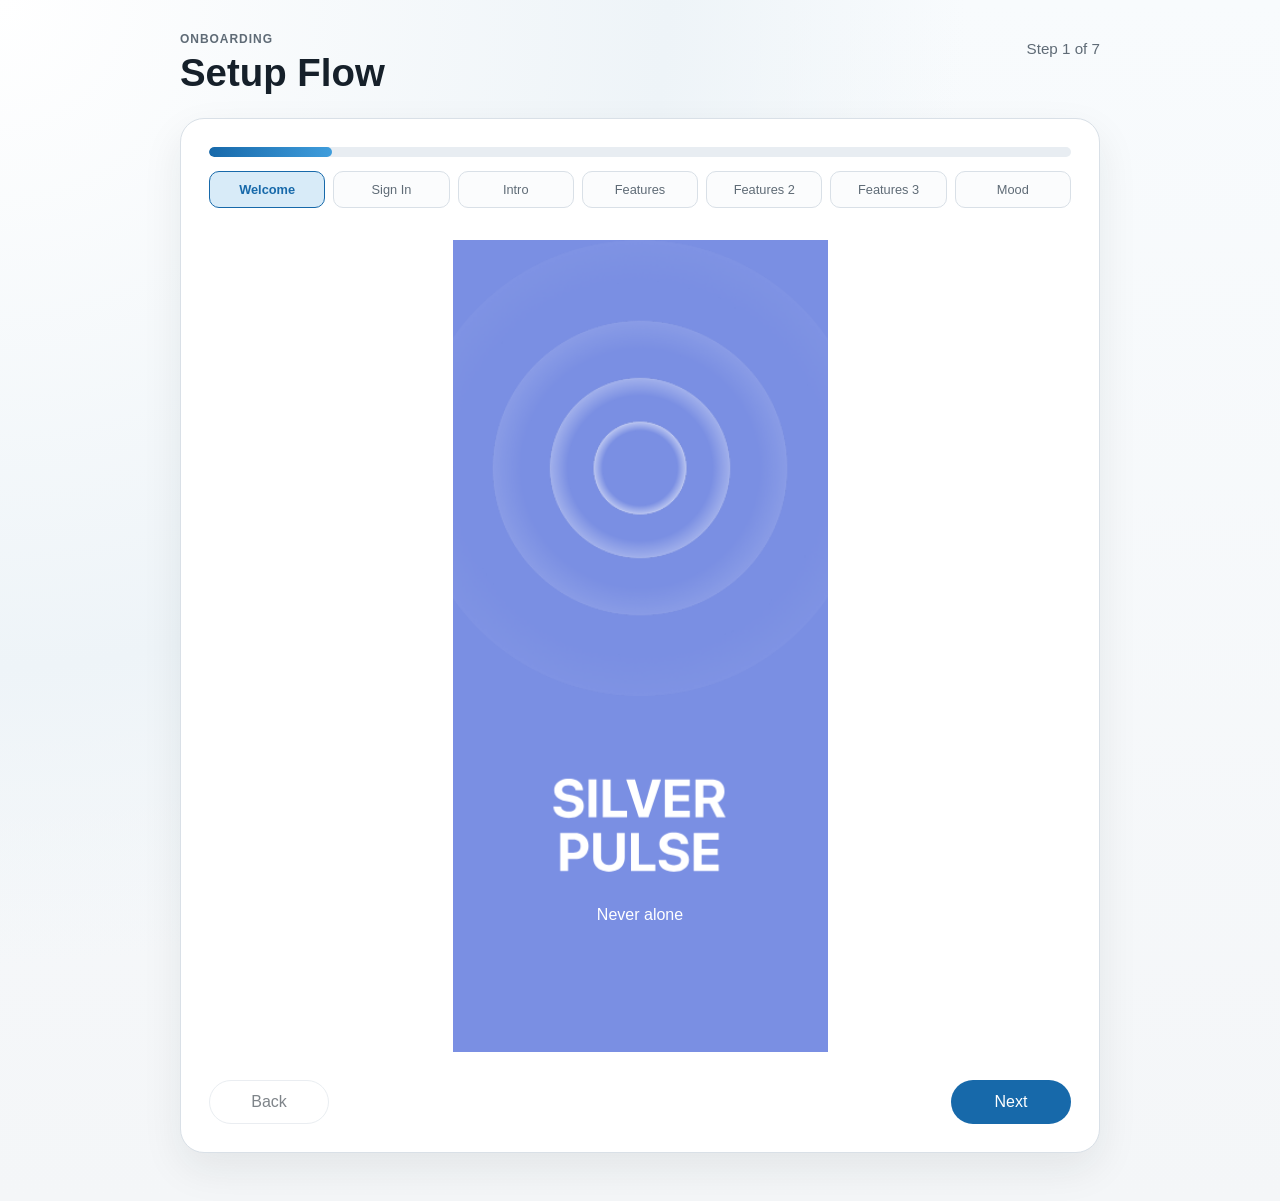
<file: index.html>
<!DOCTYPE html>
<html lang="en">
  <head>
    <meta charset="UTF-8" />
    <meta name="viewport" content="width=device-width, initial-scale=1.0" />
    <title>Onboarding Flow Shell</title>
    <link rel="stylesheet" href="styles.css" />
  </head>
  <body>
    <div class="app-shell">
      <header class="app-header">
        <div>
          <p class="eyebrow">Onboarding</p>
          <h1 class="app-title">Setup Flow</h1>
        </div>
        <div class="progress-meta" aria-live="polite">
          <span id="progress-label">Step 1 of 6</span>
        </div>
      </header>

      <main class="onboarding-card" aria-labelledby="step-title">
        <div class="progress" aria-label="Onboarding progress">
          <div class="progress-track">
            <div id="progress-fill" class="progress-fill"></div>
          </div>
          <ol id="progress-steps" class="progress-steps"></ol>
        </div>

        <section id="step-content" class="step-content">
          <p class="step-kicker" id="step-kicker"></p>
          <h2 id="step-title"></h2>
          <p id="step-description"></p>
          <div id="step-body" class="step-body"></div>
        </section>

        <nav class="actions" aria-label="Step navigation">
          <button id="back-button" class="button button-secondary" type="button">
            Back
          </button>
          <button id="next-button" class="button button-primary" type="button">
            Next
          </button>
        </nav>
      </main>
    </div>

    <script src="script.js"></script>
  </body>
</html>
</file>
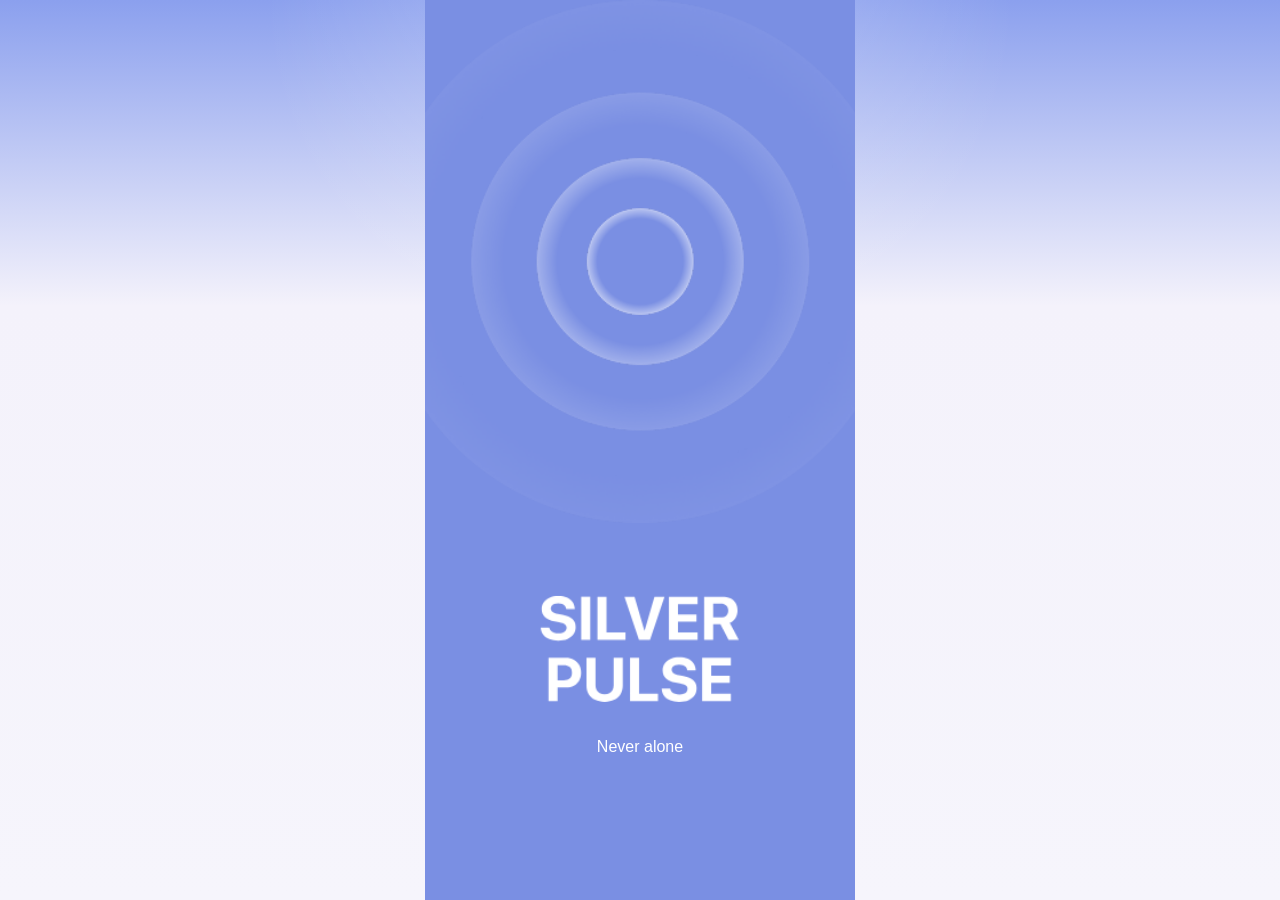
<file: launch.html>
<!DOCTYPE html>
<html lang="en">
  <head>
    <meta charset="UTF-8" />
    <meta name="viewport" content="width=device-width, initial-scale=1.0, viewport-fit=cover" />
    <meta name="theme-color" content="#7a8fe3" />
    <meta name="apple-mobile-web-app-capable" content="yes" />
    <meta name="apple-mobile-web-app-status-bar-style" content="black-translucent" />
    <meta name="apple-mobile-web-app-title" content="Silver Pulse" />
    <meta name="mobile-web-app-capable" content="yes" />
    <title>Silver Pulse</title>
    <link rel="manifest" href="./manifest.webmanifest" />
    <link rel="stylesheet" href="styles.css" />
  </head>
  <body class="launch-mode">
    <div class="app-shell">
      <header class="app-header">
        <div>
          <p class="eyebrow">Onboarding</p>
          <h1 class="app-title">Setup Flow</h1>
        </div>
        <div class="progress-meta" aria-live="polite">
          <span id="progress-label">Step 1 of 7</span>
        </div>
      </header>

      <main class="onboarding-card" aria-labelledby="step-title">
        <div class="progress" aria-label="Onboarding progress">
          <div class="progress-track">
            <div id="progress-fill" class="progress-fill"></div>
          </div>
          <ol id="progress-steps" class="progress-steps"></ol>
        </div>

        <section id="step-content" class="step-content">
          <p class="step-kicker" id="step-kicker"></p>
          <h2 id="step-title"></h2>
          <p id="step-description"></p>
          <div id="step-body" class="step-body"></div>
        </section>

        <nav class="actions" aria-label="Step navigation">
          <button id="back-button" class="button button-secondary" type="button">
            Back
          </button>
          <button id="next-button" class="button button-primary" type="button">
            Next
          </button>
        </nav>
      </main>
    </div>

    <script src="script.js"></script>
  </body>
</html>
</file>
<file: styles.css>
:root {
  color-scheme: light;
  --bg: #f4f6f8;
  --surface: #ffffff;
  --surface-border: #d9e0e7;
  --text: #16202a;
  --muted: #5f6b76;
  --accent: #1769aa;
  --accent-soft: #d8ebf8;
  --shadow: 0 16px 40px rgba(22, 32, 42, 0.08);
  --radius-lg: 24px;
  --radius-md: 14px;
  --radius-sm: 10px;
}

* {
  box-sizing: border-box;
}

body {
  margin: 0;
  min-height: 100vh;
  font-family: "Segoe UI", Tahoma, Geneva, Verdana, sans-serif;
  color: var(--text);
  background:
    radial-gradient(circle at top left, #ffffff 0%, #eef4f8 38%, transparent 55%),
    linear-gradient(180deg, #f8fbfd 0%, var(--bg) 100%);
}

body.launch-mode {
  min-height: 100dvh;
  background:
    radial-gradient(circle at top center, rgba(255, 255, 255, 0.28) 0%, rgba(255, 255, 255, 0) 34%),
    linear-gradient(180deg, #8ba0ee 0%, #f4f2fb 34%, #f6f5fc 100%);
  overscroll-behavior: none;
}

button,
h1,
h2,
p {
  margin: 0;
}

button {
  font: inherit;
}

.app-shell {
  width: min(100%, 960px);
  margin: 0 auto;
  padding: 32px 20px 48px;
}

.launch-mode .app-shell {
  width: min(100%, 430px);
  min-height: 100dvh;
  padding: 0;
}

.app-header {
  display: flex;
  align-items: flex-start;
  justify-content: space-between;
  gap: 16px;
  margin-bottom: 24px;
}

.eyebrow {
  margin-bottom: 6px;
  font-size: 0.75rem;
  font-weight: 700;
  letter-spacing: 0.08em;
  text-transform: uppercase;
  color: var(--muted);
}

.app-title {
  font-size: clamp(1.75rem, 3vw, 2.5rem);
  line-height: 1.1;
}

.progress-meta {
  padding-top: 8px;
  color: var(--muted);
  font-size: 0.95rem;
}

.onboarding-card {
  background: var(--surface);
  border: 1px solid var(--surface-border);
  border-radius: var(--radius-lg);
  box-shadow: var(--shadow);
  padding: 28px;
}

.launch-mode .app-header,
.launch-mode .progress,
.launch-mode .actions,
.launch-mode .step-kicker,
.launch-mode #step-title,
.launch-mode #step-description {
  display: none !important;
}

.launch-mode .onboarding-card {
  min-height: 100dvh;
  background: transparent;
  border: 0;
  border-radius: 0;
  box-shadow: none;
  padding: 0;
}

.launch-mode .step-content,
.launch-mode .step-content--immersive {
  gap: 0;
}

.progress {
  margin-bottom: 32px;
}

.progress-track {
  width: 100%;
  height: 10px;
  background: #e8edf2;
  border-radius: 999px;
  overflow: hidden;
}

.progress-fill {
  height: 100%;
  width: 0;
  background: linear-gradient(90deg, var(--accent) 0%, #3f9ddc 100%);
  border-radius: inherit;
  transition: width 180ms ease;
}

.progress-steps {
  display: grid;
  grid-template-columns: repeat(7, minmax(0, 1fr));
  gap: 8px;
  list-style: none;
  padding: 0;
  margin: 14px 0 0;
}

.progress-step {
  padding: 10px 8px;
  border-radius: var(--radius-sm);
  border: 1px solid var(--surface-border);
  background: #fbfcfd;
  color: var(--muted);
  font-size: 0.8rem;
  text-align: center;
}

.progress-step.is-active {
  border-color: var(--accent);
  background: var(--accent-soft);
  color: var(--accent);
  font-weight: 700;
}

.progress-step.is-complete {
  border-color: #a8d0ee;
  background: #edf7fe;
  color: #0e5b95;
}

.step-content {
  display: grid;
  gap: 12px;
}

.step-kicker {
  font-size: 0.8rem;
  font-weight: 700;
  letter-spacing: 0.08em;
  text-transform: uppercase;
  color: var(--accent);
}

#step-title {
  font-size: clamp(1.5rem, 2.5vw, 2rem);
  line-height: 1.15;
}

#step-description {
  max-width: 60ch;
  color: var(--muted);
  line-height: 1.6;
}

.step-content--immersive {
  gap: 0;
}

.step-body {
  margin-top: 8px;
  padding: 20px;
  min-height: 260px;
  border-radius: var(--radius-md);
  border: 1px dashed #c8d3dc;
  background: linear-gradient(180deg, #fcfdfe 0%, #f6f9fb 100%);
  will-change: transform, opacity, filter;
  transform-origin: center center;
}

.launch-mode .step-body {
  margin-top: 0;
  min-height: 100dvh;
  padding: 0;
  border: 0;
  border-radius: 0;
  background: transparent;
}

.step-body--welcome {
  margin-top: 0;
  padding: 0;
  min-height: auto;
  border: 0;
  background: transparent;
}

.step-placeholder {
  display: grid;
  gap: 12px;
}

.placeholder-block {
  height: 52px;
  border-radius: 12px;
  background: linear-gradient(90deg, #edf2f6 0%, #f6f9fb 50%, #edf2f6 100%);
}

.placeholder-block.large {
  height: 96px;
}

.welcome-screen {
  position: relative;
  width: min(100%, 375px);
  aspect-ratio: 375 / 812;
  margin: 0 auto;
  overflow: hidden;
  background: #7a8fe3;
}

.welcome-screen__art {
  position: absolute;
  inset: 0;
}

.welcome-screen__artwork {
  position: absolute;
  top: 0;
  left: 50%;
  width: 112%;
  max-width: none;
  transform: translateX(-50%);
}

.welcome-screen__circle {
  position: absolute;
  display: block;
  max-width: none;
}

.welcome-screen__circle--base {
  top: 8.744%;
  left: 50%;
  width: 108.533%;
  transform: translateX(-50%);
}

.welcome-screen__circle--outer {
  top: 17.611%;
  left: 50%;
  width: 70.133%;
  transform: translateX(-50%);
}

.welcome-screen__circle--middle {
  top: 23.892%;
  left: 50%;
  width: 42.933%;
  transform: translateX(-50%);
}

.welcome-screen__circle--inner {
  top: 28.695%;
  left: 50%;
  width: 22.133%;
  transform: translateX(-50%);
}

.welcome-screen__logo {
  position: absolute;
  top: 72.098%;
  left: 50%;
  width: 46.176%;
  transform: translate(-50%, -50%);
}

.welcome-screen__tagline {
  position: absolute;
  top: 81.897%;
  left: 50%;
  margin: 0;
  color: #ffffff;
  font-family: "SF Pro Display", "Segoe UI", sans-serif;
  font-size: 16px;
  font-weight: 510;
  font-variation-settings: 'wdth' 100;
  line-height: 1.2;
  transform: translateX(-50%);
}

/* ── Step 2 · Sign In ────────────────────────────── */

.signin-screen {
  position: relative;
  width: min(100%, 375px);
  aspect-ratio: 375 / 812;
  margin: 0 auto;
  overflow: hidden;
  background: #7a8fe3;
}

.signin-screen__bg {
  position: absolute;
  top: 8.867%;
  left: 0;
  width: 100%;
  height: 50.123%;
  object-fit: cover;
  pointer-events: none;
}

.signin-screen__title {
  position: absolute;
  top: 55.049%;
  left: 50%;
  width: 74.933%;
  margin: 0;
  color: #ffffff;
  font-family: "SF Pro Display", "Segoe UI", sans-serif;
  font-size: 36px;
  font-weight: 510;
  font-variation-settings: 'wdth' 100;
  line-height: 1;
  text-align: center;
  transform: translateX(-50%);
}

.signin-btn {
  position: absolute;
  left: 50%;
  width: 74.667%;
  height: 7.389%;
  display: flex;
  align-items: center;
  justify-content: center;
  gap: 12px;
  border: 0;
  border-radius: 50px;
  cursor: pointer;
  font-family: "SF Pro Display", "Segoe UI", sans-serif;
  font-size: 20px;
  font-weight: 500;
  line-height: normal;
  transform: translateX(-50%);
  transition: opacity 150ms ease;
}

.signin-btn:hover {
  opacity: 0.88;
}

.signin-btn--apple {
  top: 69.089%;
  background: #ffffff;
  color: #000000;
  box-shadow:
    0 0 3px 0 rgba(0, 0, 0, 0.08),
    0 2px 3px 0 rgba(0, 0, 0, 0.17);
}

.signin-btn--google {
  top: 78.695%;
  background: #131313;
  color: #ffffff;
}

.signin-btn__icon {
  flex-shrink: 0;
  width: 24px;
  height: 24px;
}

.signin-btn__icon--google {
  width: 25px;
  height: 26px;
}

.signin-screen__legal {
  position: absolute;
  top: 90.148%;
  left: 50%;
  width: 58.133%;
  margin: 0;
  text-align: center;
  transform: translateX(-50%);
}

.signin-screen__legal-light {
  display: block;
  font-family: "Nunito", "Segoe UI", sans-serif;
  font-size: 12px;
  font-weight: 300;
  line-height: 20px;
  color: #ffffff;
}

.signin-screen__legal-bold {
  display: block;
  font-family: "Nunito", "Segoe UI", sans-serif;
  font-size: 12px;
  font-weight: 700;
  line-height: 20px;
  color: #ffffff;
}

/* ── Step 3 · Video Intro ────────────────────────── */

.video-intro-screen {
  position: relative;
  width: min(100%, 375px);
  aspect-ratio: 375 / 812;
  margin: 0 auto;
  overflow: hidden;
  background: #000000;
}

.video-intro-screen__bg {
  position: absolute;
  inset: 0;
  width: 100%;
  height: 100%;
  object-fit: cover;
  pointer-events: none;
}

.video-intro-screen__caption {
  position: absolute;
  left: 50%;
  bottom: 18.965%;
  width: 72%;
  margin: 0;
  color: #ffffff;
  font-family: "Segoe UI", Tahoma, Geneva, Verdana, sans-serif;
  font-size: 1rem;
  font-weight: 600;
  line-height: 1.4;
  text-align: center;
  transform: translateX(-50%);
}

.video-intro-screen__cta {
  position: absolute;
  bottom: 8.621%;
  left: 50%;
  transform: translateX(-50%);
  display: flex;
  align-items: center;
  justify-content: center;
  min-width: 119px;
  height: 52px;
  padding: 0 32px;
  background: #d5f20e;
  color: #000000;
  font-family: "SF Pro Display", "Segoe UI", sans-serif;
  font-size: 20px;
  font-weight: 700;
  font-variation-settings: 'wdth' 100;
  line-height: 1;
  text-align: center;
  white-space: nowrap;
  border: 0;
  border-radius: 32px;
  cursor: pointer;
  transition: opacity 150ms ease, transform 150ms ease;
}

.video-intro-screen__cta:hover {
  opacity: 0.9;
  transform: translateX(-50%) translateY(-1px);
}

/* ── Step 4 · Feature Tour 1 ─────────────────────── */

.feature-tour-screen {
  position: relative;
  width: min(100%, 375px);
  aspect-ratio: 375 / 812;
  margin: 0 auto;
  overflow: hidden;
  background: #dfdfdf;
}

.feature-tour-screen__bg {
  position: absolute;
  inset: 0;
  width: 100%;
  height: 100%;
  object-fit: cover;
  pointer-events: none;
}

.feature-tour-screen__cta {
  position: absolute;
  bottom: 8.621%;
  left: 50%;
  transform: translateX(-50%);
  display: flex;
  align-items: center;
  justify-content: center;
  min-width: 119px;
  height: 52px;
  padding: 0 32px;
  background: #d5f20e;
  color: #000000;
  font-family: "SF Pro Display", "Segoe UI", sans-serif;
  font-size: 20px;
  font-weight: 700;
  font-variation-settings: 'wdth' 100;
  line-height: 1;
  text-align: center;
  white-space: nowrap;
  border: 0;
  border-radius: 32px;
  cursor: pointer;
  transition: opacity 150ms ease, transform 150ms ease;
}

.feature-tour-screen__cta:hover {
  opacity: 0.9;
  transform: translateX(-50%) translateY(-1px);
}

.feature-tour-screen__pagination {
  position: absolute;
  bottom: 3.941%;
  left: 50%;
  display: flex;
  align-items: center;
  justify-content: center;
  gap: 10px;
  width: 48px;
  height: 8px;
  transform: translateX(-50%);
}

.feature-tour-screen__pagination--image {
  display: block;
}

.feature-tour-screen__pagination-image {
  display: block;
  width: 100%;
  height: 100%;
}

.feature-tour-screen__dot {
  width: 8px;
  height: 8px;
  border: 1px solid rgba(255, 255, 255, 0.95);
  border-radius: 999px;
  background: transparent;
}

.feature-tour-screen__dot--active {
  background: #ffffff;
}

.feature-tour-screen__pagination--accent .feature-tour-screen__dot {
  border-color: rgba(213, 242, 14, 0.95);
}

.feature-tour-screen__pagination--accent .feature-tour-screen__dot--active {
  background: #d5f20e;
}

/* ── Step 6 · Feeling Picker ─────────────────────── */

.feeling-screen {
  position: relative;
  width: min(100%, 375px);
  aspect-ratio: 375 / 812;
  min-height: 812px;
  margin: 0 auto;
  padding: 80px 32px 34px;
  background: #f6f5fc;
  overflow: hidden;
  isolation: isolate;
}

.launch-mode .welcome-screen,
.launch-mode .signin-screen,
.launch-mode .video-intro-screen,
.launch-mode .feature-tour-screen,
.launch-mode .feeling-screen {
  width: min(100vw, 430px);
  min-height: 100dvh;
  height: 100dvh;
  aspect-ratio: auto;
}

.launch-mode .feeling-screen {
  padding-top: max(40px, env(safe-area-inset-top, 0px) + 28px);
  padding-bottom: max(28px, env(safe-area-inset-bottom, 0px) + 18px);
}

.feeling-screen__header {
  position: relative;
  z-index: 1;
}

.feeling-screen__choices {
  position: relative;
  z-index: 1;
  transition: opacity 260ms ease, transform 360ms cubic-bezier(0.22, 1, 0.36, 1);
}

.feeling-screen__selection-layer {
  position: absolute;
  inset: 0;
  z-index: 3;
  pointer-events: none;
}

.feeling-screen__focus {
  position: absolute;
  inset: 0;
  z-index: 2;
  opacity: 0;
  pointer-events: none;
  transition: opacity 260ms ease;
}

.feeling-screen--focused .feeling-screen__focus {
  opacity: 1;
}

.feeling-screen--focused .feeling-screen__choices,
.feeling-screen--animating .feeling-screen__choices {
  pointer-events: none;
}

.feeling-screen--focused .feeling-screen__choices {
  opacity: 0;
  transform: scale(0.985);
}

.feeling-screen__status {
  position: absolute;
  width: 1px;
  height: 1px;
  padding: 0;
  margin: -1px;
  overflow: hidden;
  clip: rect(0, 0, 0, 0);
  white-space: nowrap;
  border: 0;
}

.feeling-screen__title {
  width: 311px;
  margin: 0 0 12px;
  color: #000000;
  font-family: "SF Pro Display", "Segoe UI", sans-serif;
  font-size: 32px;
  font-weight: 510;
  font-variation-settings: 'wdth' 100;
  line-height: 1;
}

.feeling-screen__subtitle {
  margin: 0 0 40px;
  color: #000000;
  font-family: "SF Pro Display", "Segoe UI", sans-serif;
  font-size: 16px;
  font-weight: 510;
  font-variation-settings: 'wdth' 100;
  line-height: 1.2;
}

.feeling-focus-card {
  position: absolute;
  top: calc(261px * var(--screen-scale, 1));
  left: calc(86px * var(--screen-scale, 1));
  width: calc(220px * var(--screen-scale, 1));
  height: calc(308px * var(--screen-scale, 1));
  padding: calc(12px * var(--screen-scale, 1)) calc(12px * var(--screen-scale, 1)) calc(21px * var(--screen-scale, 1));
  border-radius: calc(16px * var(--screen-scale, 1));
  background: #7a8fe3;
  box-shadow: 0 24px 54px rgba(122, 143, 227, 0.22);
  display: flex;
  flex-direction: column;
  align-items: center;
  gap: calc(14px * var(--screen-scale, 1));
}

.feeling-focus-card__media {
  width: calc(196px * var(--screen-scale, 1));
  height: calc(208px * var(--screen-scale, 1));
  overflow: hidden;
  border-radius: calc(12px * var(--screen-scale, 1));
  background: #d5f20e;
}

.feeling-focus-card__image {
  width: 100%;
  height: 100%;
  object-fit: cover;
  display: block;
}

.feeling-focus-card__label {
  margin: 0;
  color: #ffffff;
  font-family: "SF Pro Display", "Segoe UI", sans-serif;
  font-size: calc(24.11px * var(--screen-scale, 1));
  font-weight: 510;
  font-variation-settings: 'wdth' 100;
  line-height: 1;
  text-align: center;
}

.feeling-focus-card__response {
  position: absolute;
  top: calc(589px * var(--screen-scale, 1));
  left: 50%;
  transform: translateX(-50%);
  margin: 0;
  color: #000000;
  font-family: "SF Pro Display", "Segoe UI", sans-serif;
  font-size: calc(16px * var(--screen-scale, 1));
  font-weight: 510;
  font-variation-settings: 'wdth' 100;
  line-height: 1.2;
  text-align: center;
  white-space: nowrap;
}

.feeling-screen__grid {
  display: grid;
  grid-template-columns: repeat(2, 146px);
  gap: 16px;
  margin-bottom: 80px;
}

.emotion-card {
  width: 146px;
  height: 206px;
  padding: 8px 8px 14px;
  border: 1px solid transparent;
  border-radius: 16px;
  background: #ffffff;
  box-shadow: 0 4px 4px 0 rgba(122, 143, 227, 0.15);
  display: flex;
  flex-direction: column;
  gap: 14px;
  align-items: center;
  cursor: pointer;
  transition: transform 150ms ease, border-color 150ms ease, box-shadow 150ms ease, background-color 150ms ease;
}

.emotion-card:hover {
  transform: translateY(-1px);
}

.emotion-card--selected {
  border-color: #7a8fe3;
  background: #eef1ff;
  box-shadow: 0 8px 18px rgba(122, 143, 227, 0.22);
}

.emotion-card--ghosted {
  opacity: 0.16;
  transform: scale(0.93);
  filter: blur(1px);
}

.emotion-card--flight {
  position: absolute;
  margin: 0;
  z-index: 4;
  pointer-events: none;
  transition:
    left 560ms cubic-bezier(0.22, 1, 0.36, 1),
    top 560ms cubic-bezier(0.22, 1, 0.36, 1),
    width 560ms cubic-bezier(0.22, 1, 0.36, 1),
    height 560ms cubic-bezier(0.22, 1, 0.36, 1),
    padding 560ms cubic-bezier(0.22, 1, 0.36, 1),
    border-radius 560ms cubic-bezier(0.22, 1, 0.36, 1),
    background-color 320ms ease,
    box-shadow 320ms ease,
    border-color 320ms ease;
}

.emotion-card--flight .emotion-card__media {
  transition: width 560ms cubic-bezier(0.22, 1, 0.36, 1), height 560ms cubic-bezier(0.22, 1, 0.36, 1), background-color 320ms ease, border-radius 320ms ease;
}

.emotion-card--flight .emotion-card__label {
  transition: color 320ms ease, font-size 560ms cubic-bezier(0.22, 1, 0.36, 1), line-height 560ms cubic-bezier(0.22, 1, 0.36, 1);
}

.emotion-card--flight-active {
  gap: calc(14px * var(--flight-scale, 1));
  padding: calc(12px * var(--flight-scale, 1)) calc(12px * var(--flight-scale, 1)) calc(21px * var(--flight-scale, 1));
  border-color: transparent;
  border-radius: calc(16px * var(--flight-scale, 1));
  background: #7a8fe3;
  box-shadow: 0 24px 54px rgba(122, 143, 227, 0.32);
}

.emotion-card--flight-active .emotion-card__media {
  width: calc(196px * var(--flight-scale, 1));
  height: calc(208px * var(--flight-scale, 1));
  border-radius: calc(12px * var(--flight-scale, 1));
  background: #d5f20e;
}

.emotion-card--flight-active .emotion-card__label {
  color: #ffffff;
  font-size: calc(24.11px * var(--flight-scale, 1));
  line-height: 1;
}

.emotion-card__media {
  position: relative;
  width: 130px;
  height: 158px;
  display: flex;
  align-items: center;
  justify-content: center;
  overflow: hidden;
  border-radius: 12px;
  background: linear-gradient(180deg, #f8faff 0%, #eef2ff 100%);
}

.emotion-card__image {
  width: 100%;
  height: 100%;
  object-fit: cover;
}

.emotion-card__label {
  color: #000000;
  font-family: "SF Pro Display", "Segoe UI", sans-serif;
  font-size: 16px;
  font-weight: 510;
  font-variation-settings: 'wdth' 100;
  line-height: 1;
  text-align: center;
}

.reminder-toggle {
  display: inline-flex;
  align-items: center;
  gap: 10px;
  margin-left: 38px;
  padding: 0;
  border: 0;
  background: transparent;
  cursor: pointer;
}

.reminder-toggle__box {
  width: 20px;
  height: 20px;
  border: 2px solid #7a8fe3;
  border-radius: 5px;
  display: inline-flex;
  align-items: center;
  justify-content: center;
  background: transparent;
}

.reminder-toggle--checked .reminder-toggle__box {
  background: #7a8fe3;
}

.reminder-toggle__check {
  width: 10px;
  height: 6px;
  display: block;
  border-left: 2px solid #ffffff;
  border-bottom: 2px solid #ffffff;
  transform: rotate(-45deg) translateY(-1px);
}

.reminder-toggle__label {
  color: #7a8fe3;
  font-family: "SF Pro Display", "Segoe UI", sans-serif;
  font-size: 14px;
  font-weight: 510;
  font-variation-settings: 'wdth' 100;
  line-height: 1;
}

.actions {
  display: flex;
  justify-content: space-between;
  gap: 12px;
  margin-top: 28px;
}

.button {
  min-width: 120px;
  padding: 12px 18px;
  border-radius: 999px;
  border: 1px solid transparent;
  cursor: pointer;
  transition: transform 150ms ease, background-color 150ms ease, border-color 150ms ease;
}

.button:hover {
  transform: translateY(-1px);
}

.button:disabled {
  opacity: 0.55;
  cursor: not-allowed;
  transform: none;
}

.button-primary {
  background: var(--accent);
  color: #ffffff;
}

.button-secondary {
  background: #ffffff;
  color: var(--text);
  border-color: var(--surface-border);
}

@media (max-width: 720px) {
  .app-shell {
    padding: 20px 14px 32px;
  }

  .app-header {
    flex-direction: column;
    margin-bottom: 18px;
  }

  .onboarding-card {
    padding: 20px;
  }

  .progress-steps {
    grid-template-columns: repeat(3, minmax(0, 1fr));
  }

  .step-body {
    min-height: 220px;
  }

  .welcome-screen {
    width: min(100%, 335px);
  }

  .signin-screen {
    width: min(100%, 335px);
  }

  .video-intro-screen {
    width: min(100%, 335px);
  }

  .feature-tour-screen {
    width: min(100%, 335px);
  }

  .feeling-screen {
    width: min(100%, 335px);
    min-height: auto;
    padding: 40px 16px 24px;
  }

  .feeling-screen__title {
    width: auto;
    font-size: 28px;
  }

  .feeling-screen__grid {
    grid-template-columns: repeat(2, minmax(0, 1fr));
  }

  .feeling-focus-card__response {
    white-space: normal;
    width: min(100%, 240px);
  }

  .emotion-card {
    width: 100%;
  }

  .reminder-toggle {
    margin-left: 0;
  }
}

@media (max-width: 480px) {
  .launch-mode .app-shell,
  .launch-mode .onboarding-card,
  .launch-mode .step-content,
  .launch-mode .step-body {
    width: 100%;
  }

  .launch-mode .welcome-screen,
  .launch-mode .signin-screen,
  .launch-mode .video-intro-screen,
  .launch-mode .feature-tour-screen,
  .launch-mode .feeling-screen {
    width: 100%;
  }
}

@media (max-width: 480px) {
  .progress-steps {
    grid-template-columns: repeat(2, minmax(0, 1fr));
  }

  .actions {
    flex-direction: column-reverse;
  }

  .button {
    width: 100%;
  }

  .feeling-screen__grid {
    grid-template-columns: 1fr;
  }
}
</file>
